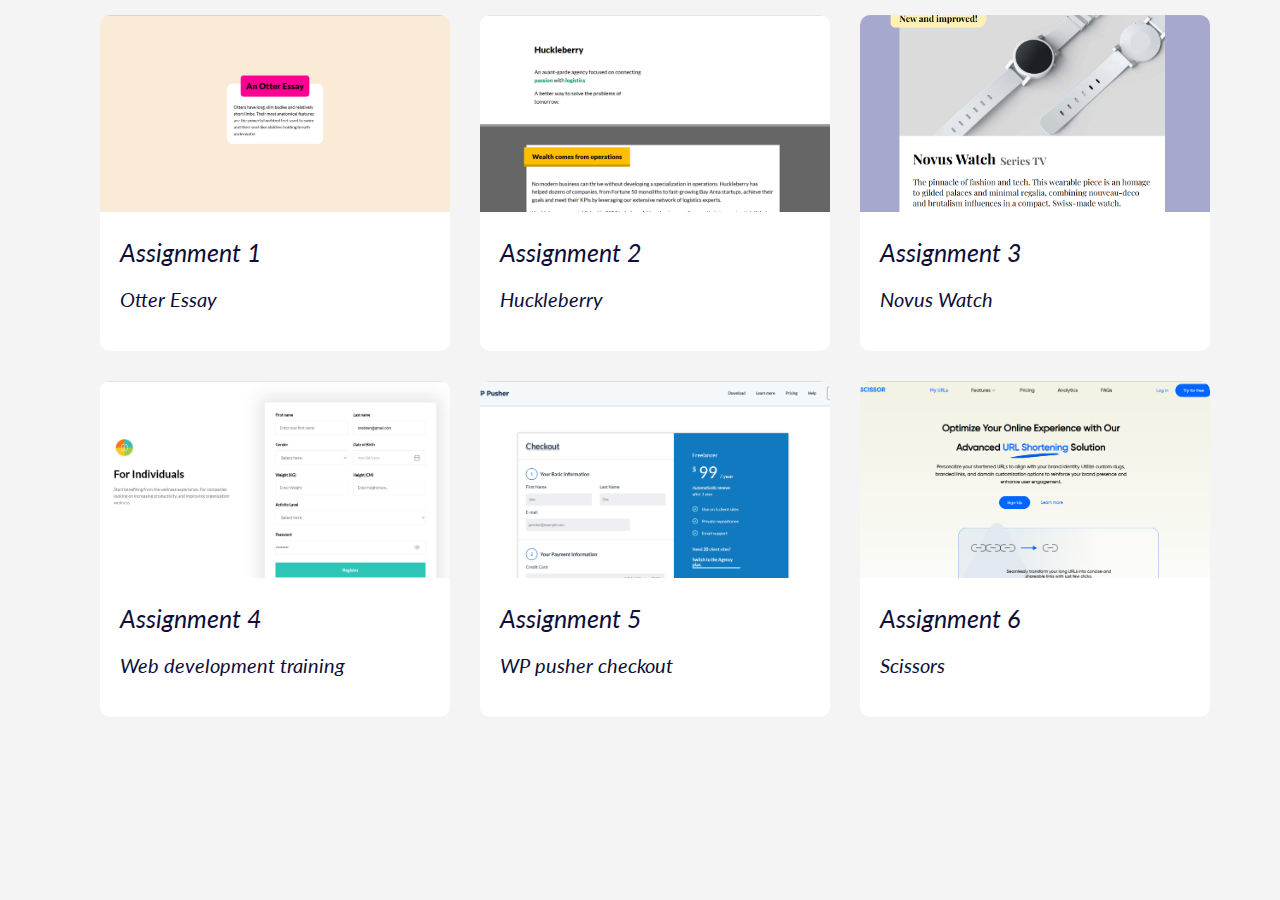
<file: index.html>
<!DOCTYPE html>
<html lang="en">
<head>
    <meta charset="UTF-8">
    <meta name="viewport" content="width=device-width, initial-scale=1.0">
    <title>Emmanuel</title>
    <link rel="stylesheet" href="style.css">
    <link rel="preconnect" href="https://fonts.googleapis.com">
    <link rel="preconnect" href="https://fonts.gstatic.com" crossorigin>
    <link href="https://fonts.googleapis.com/css2?family=Lato:ital,wght@0,100;0,300;0,400;0,700;0,900;1,100;1,300;1,400;1,700;1,900&display=swap" rel="stylesheet">
    <link rel="stylesheet" href="https://cdnjs.cloudflare.com/ajax/libs/font-awesome/6.7.2/css/all.min.css" integrity="sha512-Evv84Mr4kqVGRNSgIGL/F/aIDqQb7xQ2vcrdIwxfjThSH8CSR7PBEakCr51Ck+w+/U6swU2Im1vVX0SVk9ABhg==" crossorigin="anonymous" referrerpolicy="no-referrer" />
</head>
<body>
   



                <div class="project-wrapper">
                        
                        <div class="project">
                            <a href="./Assignment 1 (An Otter Essay)/index.html">
                                <img src="./images/otter.png" alt="">
                                <div>
                                    <p>Assignment 1</p>
                                    <p class="p-name">Otter Essay </p>   
                                </div>
                                 
                            </a>
                        </div>
                    
                
                    
                        <div class="project">
                            <a href="./Assignment 2 (Huckleberry)/index.html">
                            <img src="./images/Huckleberry.png" alt="">
                            <div>
                                <p>Assignment 2</p>
                                <p class="p-name">Huckleberry </p>       
                            </div>
                                
                            </a>
                        </div>
                    
                                
                    
                        <div class="project">
                            <a href="./Assignment 3 (Novus Watch)/index.html">
                                <img src="./images/Novus.png" alt="">
                                <div>
                                    <p>Assignment 3</p>
                                    <p class="p-name">Novus Watch </p>    
                                </div>
                                
                            </a>
                        </div>
                    

                        <div class="project">
                            <a href="./Assignment 4 (Web Development training)/index.html">
                                <img src="./images/Web.png" alt="">
                                <div>
                                    <p>Assignment 4</p>
                                    <p class="p-name">Web development training </p>    
                                </div>
                                
                            </a> 
                        </div>
                    

                    
                        <div class="project">
                            <a href="./Assignment 5 (WP Pusher)/index.html">
                                <img src="./images/Pusher.png" alt="">
                                <div>
                                    <p>Assignment 5</p>
                                    <p class="p-name">WP pusher checkout </p>  
                                </div>
                                
                            </a> 
                        </div>

                        <div class="project">
                            <a href="./Assignment 6 (Scissors)/index.html">
                                <img src="./images/Scissors.png" alt="">
                                <div>
                                    <p>Assignment 6</p>
                                    <p class="p-name">Scissors </p>    
                                </div>
                                
                            </a>
                        </div>
                    

                </div>
            </div>



                



            </div>
        </div>
    </div>
   
    
    
</body>
</html>
</file>
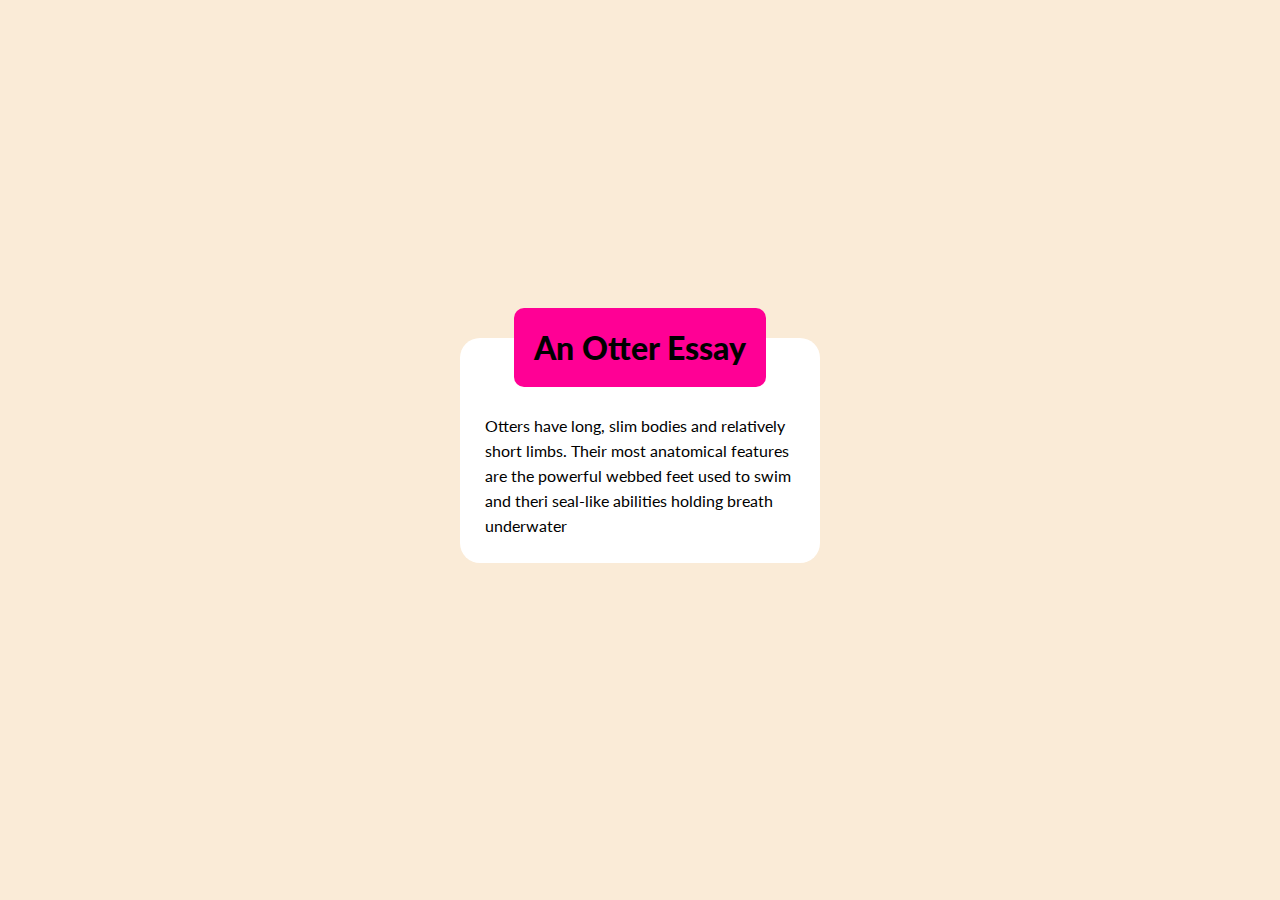
<file: Assignment 1 (An Otter Essay)/index.html>
<!DOCTYPE html>
<html lang="en">
<head>
    <meta charset="UTF-8">
    <meta name="viewport" content="width=device-width, initial-scale=1.0">
    <title>Otter Essay</title>
    <link rel="stylesheet" href="style.css">
    <link rel="preconnect" href="https://fonts.googleapis.com">
    <link rel="preconnect" href="https://fonts.gstatic.com" crossorigin>
    <link href="https://fonts.googleapis.com/css2?family=Lato:ital,wght@0,100;0,300;0,400;0,700;0,900;1,100;1,300;1,400;1,700;1,900&display=swap" rel="stylesheet">
</head>
<body>
    <div class="container">
        <div class="shell">
            <div class="head-flex">
                <div class="head">
                    <h1>
                        An Otter Essay
                    </h1>
                </div>
            </div>

            <div>
                <p>
                    Otters have long, slim bodies and relatively short limbs. Their most anatomical features are the powerful webbed feet used to swim and theri seal-like abilities holding breath underwater
                </p>
            </div>
        </div>
    </div>
</body>
</html>
</file>
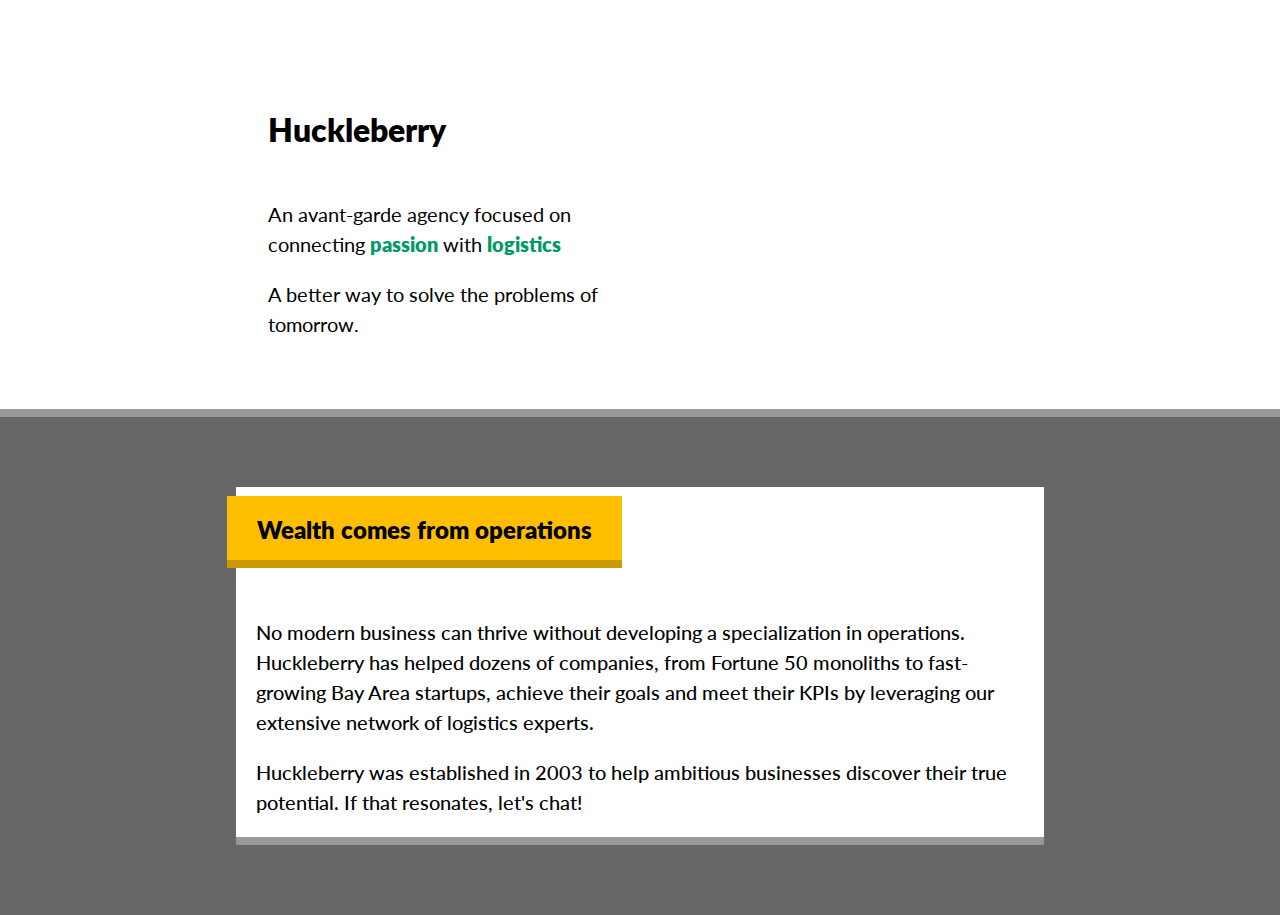
<file: Assignment 2 (Huckleberry)/index.html>
<!DOCTYPE html>
<html lang="en">
<head>
    <meta charset="UTF-8">
    <meta name="viewport" content="width=device-width, initial-scale=1.0">
    <title>Huckleberry</title>
    <link rel="stylesheet" href="style.css">
    <link rel="preconnect" href="https://fonts.googleapis.com">
<link rel="preconnect" href="https://fonts.gstatic.com" crossorigin>
<link href="https://fonts.googleapis.com/css2?family=Lato:ital,wght@0,100;0,300;0,400;0,700;0,900;1,100;1,300;1,400;1,700;1,900&display=swap" rel="stylesheet">
</head>
<body>
    <div class="top-layer">
        <div class="top-child">
            <div class="p-container">
                <h1 class="headerthick">
                    Huckleberry
                </h1>
                <p>
                    An avant-garde agency focused on connecting <span>passion</span>  with <span>logistics</span>
                </p>
                <p>
                    A better way to solve the problems of tomorrow.
                </p>
            </div> 
        </div>

    </div>

    <div class="bottom-layer">
        <div class="bottom-child">
            <div>
                <div class="yellow-card">
                    <p>
                        Wealth comes from operations
                    </p>
                </div>
                <p>
                    No modern business can thrive without developing a specialization in operations. Huckleberry has helped dozens of companies, from Fortune 50 monoliths to fast-growing Bay Area startups, achieve their goals and meet their KPIs by leveraging our extensive network of logistics experts.
                </p>
                <p>
                    Huckleberry was established in 2003 to help ambitious businesses discover their true potential. If that resonates, let's chat!
                </p>
            </div>
        </div>
    </div>
</body>
</html>
</file>
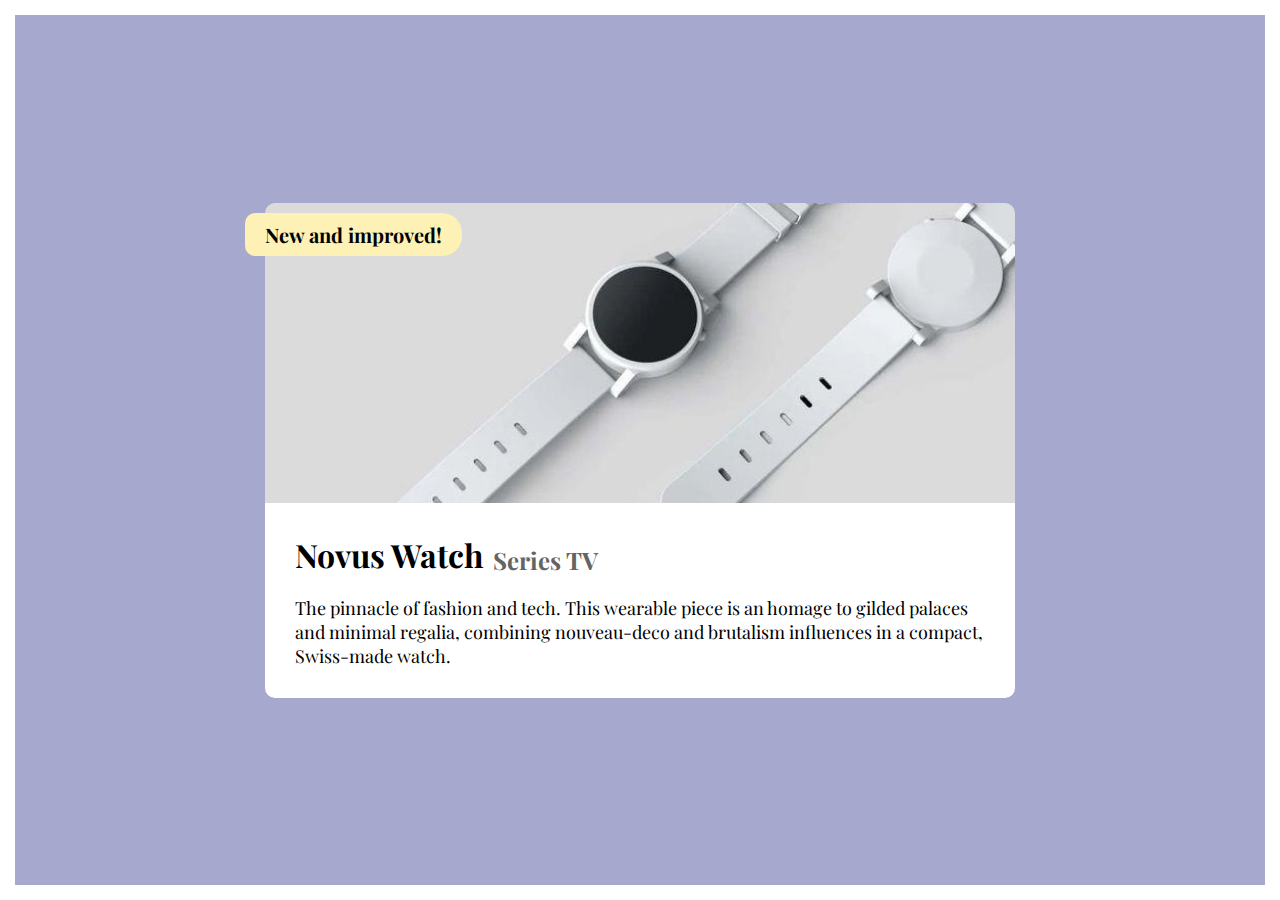
<file: Assignment 3 (Novus Watch)/index.html>
<!DOCTYPE html>
<html lang="en">
<head>
    <meta charset="UTF-8">
    <meta name="viewport" content="width=device-width, initial-scale=1.0">
    <title>Novus Watch</title>
    <link rel="stylesheet" href="style.css">
    <link rel="preconnect" href="https://fonts.googleapis.com">
    <link rel="preconnect" href="https://fonts.gstatic.com" crossorigin>
    <link href="https://fonts.googleapis.com/css2?family=Playfair+Display:ital,wght@0,400..900;1,400..900&display=swap" rel="stylesheet">

</head>
<body>
    <div class="container">

        <div class="shell">
            <div class="floater">
                <p>New and improved!</p>
            </div>
            <div class="core">
                <img src="./images/watch.png" alt="">
                <div class="text-box">
                    <div class="h-box">
                        <h1>
                            Novus Watch
                        </h1>
                        <h2>
                            Series TV
                        </h2>
                    </div>
                    <p>
                        The pinnacle of fashion and tech. This wearable piece is an homage to gilded palaces and minimal regalia, combining nouveau-deco and brutalism influences in a compact, Swiss-made watch.
                    </p>
                </div>
            </div>
            


        </div>

    </div>
</body>
</html>
</file>
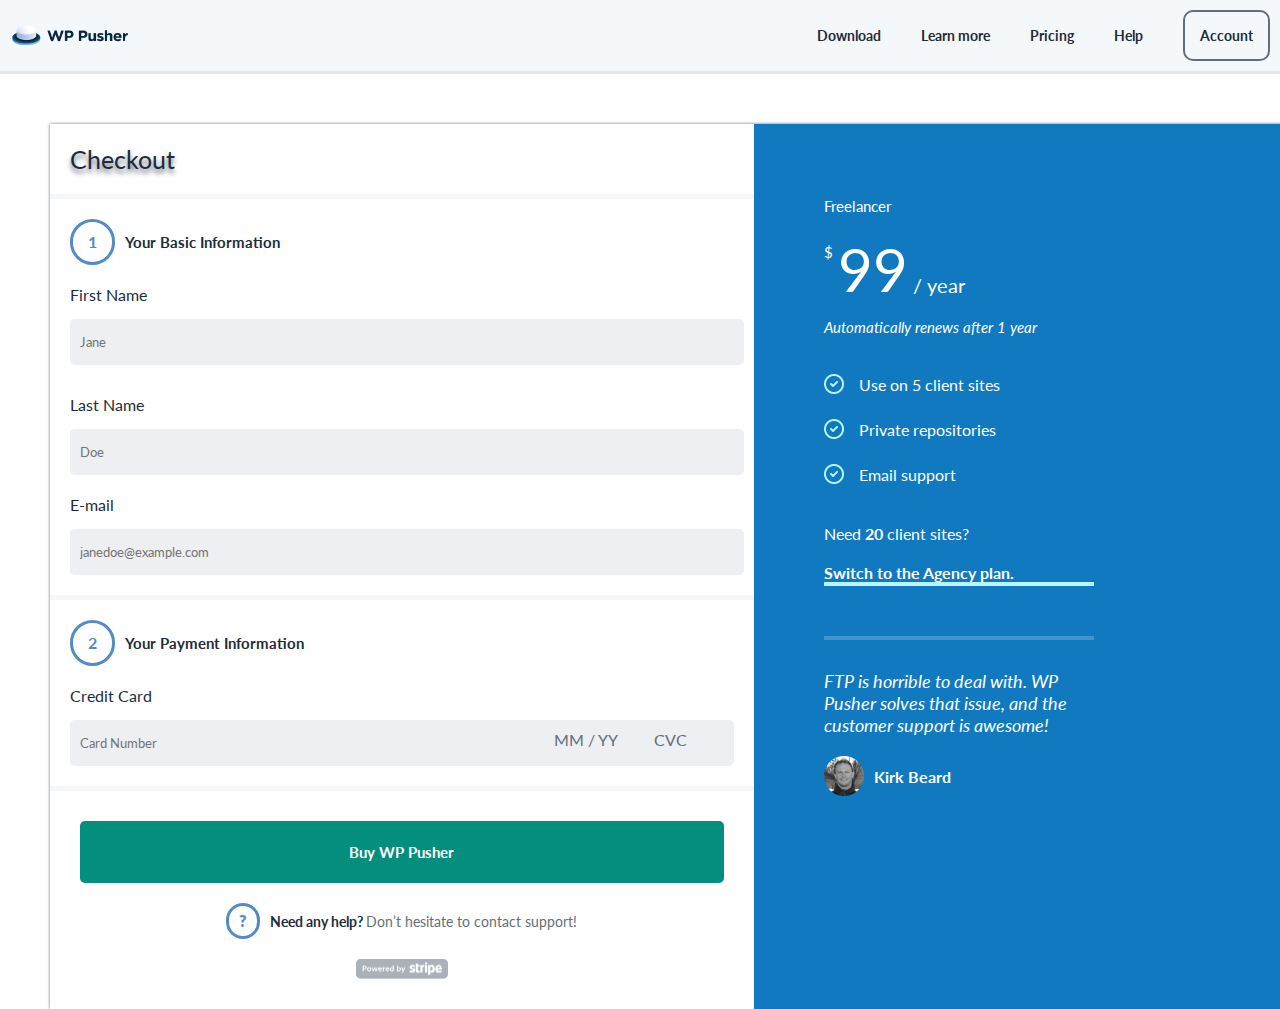
<file: Assignment 5 (WP Pusher)/index.html>
<!DOCTYPE html>
<html lang="en">
<head>
    <meta charset="UTF-8">
    <meta name="viewport" content="width=device-width, initial-scale=1.0">
    <title>Wp pusher checkout</title>
    <link rel="stylesheet" href="style.css">
    <link rel="preconnect" href="https://fonts.googleapis.com">
<link rel="preconnect" href="https://fonts.gstatic.com" crossorigin>
<link href="https://fonts.googleapis.com/css2?family=Lato:ital,wght@0,100;0,300;0,400;0,700;0,900;1,100;1,300;1,400;1,700;1,900&display=swap" rel="stylesheet">
<link rel="stylesheet" href="https://cdnjs.cloudflare.com/ajax/libs/font-awesome/6.7.2/css/all.min.css" integrity="sha512-Evv84Mr4kqVGRNSgIGL/F/aIDqQb7xQ2vcrdIwxfjThSH8CSR7PBEakCr51Ck+w+/U6swU2Im1vVX0SVk9ABhg==" crossorigin="anonymous" referrerpolicy="no-referrer" />
</head>
<body>
    <div>
        <nav class="head">
            <div class="logo-nav">
                <img src="./images/logo.png" alt="">
            </div>
            <div class="right-nav">
                <ul>
                    <li>
                        <a href="">Download</a>
                    </li>
                </ul>
                <ul>
                    <li>
                        <a href="">Learn more</a>
                    </li>
                </ul>
                <ul>
                    <li>
                        <a href="">Pricing</a>
                    </li>
                </ul>
                <ul>
                    <li>
                        <a href="">Help</a>
                    </li>
                </ul>
                <ul>
                    <li>
                        <button href="">Account</button >
                    </li>
                </ul>

            </div>
            <div class="hidden-nav">
                <i class="fa-solid fa-bars"></i>
            </div>
        </nav>

        <div class="page-container">
            <div class="page-body">
                <div class="left-side">
                    <div class="info-div">
                        <h2>Checkout</h2>
                    </div>
                    <div class="info-div">
                        <div class="line1">
                            <div class="blue-number">1</div>
                            <p>Your Basic Information</p>
                            
                        </div>
                        <div class="line2">
                            <div>
                                <label for="First-name">First Name</label>
                                <input type="text" id="First-name" placeholder="Jane">
                            </div>
                            <div>
                                <label for="Last-Name">Last Name</label>
                                <input type="text" id="Last-Name" placeholder="Doe">
                            </div>
                        </div>
                        <div class="line2 line3">
                            <div>
                                <label for="E-mail">E-mail</label>
                                <input type="text" id="E-mail" placeholder="janedoe@example.com">
                            </div>
                        </div>
                        

                    </div>
                    <div class="info-div">
                        <div class="line1">
                            <div class="blue-number">2</div>
                            <p>Your Payment Information</p>
                            
                        </div>
                        <div class="line2 line4">
                            <div>
                                <label for="Credi-Card">Credit Card</label>
                                <div class="input-card">
                                    <input type="text" id="Credi-Card" placeholder="Card Number">
                                    <div class="Credit-Card-info mmpos">
                                        <p>MM / YY</p>
                                    </div>
                                    <div class="Credit-Card-info cvcpos">
                                        <p>CVC</p>
                                    </div>

                                </div>
                            </div>
                        </div>
                        

                    </div>

                    <div class="line5">
                        <button>Buy WP Pusher</button>
                        <div class="qn">
                            <div class="blue-number blue-question">?</div>
                            <p><span>Need any help? </span>Don’t hesitate to contact support!</p>

                        </div>
                        <img src="./images/stripe.png" alt="">

                    </div>

                </div>
                <div class="right-side">
                    <p class="title">Freelancer</p>
                    <div class="price-container">
                        <p class="dollar">&dollar;</p>
                        <p class="price-num">99</p>
                        <p class="year"> / year</p>
                    </div>
                    <p class="instr">Automatically renews after 1 year</p>

                    <div class="tick-space">
                        <div class="tick-line">
                            <img src="./images/checkmark.png" alt="">
                            <p>Use on 5 client sites</p>
                        </div>
                        <div class="tick-line">
                            <img src="./images/checkmark.png" alt="">
                            <p>Private repositories</p>
                        </div>
                        <div class="tick-line">
                            <img src="./images/checkmark.png" alt="">
                            <p>Email support</p>
                        </div>
                    </div>

                    <div class="pitch-contain">
                        <div>
                            <p class="pitch">Need <span>20</span> client sites?</p>
                            <p class="pitch-deck">Switch to the Agency plan.</p>
                        </div>
                    </div>

                    <div class="desc-contain">
                        <p class="desc-p">
                            FTP is horrible to deal with. WP Pusher solves that issue, and the customer support is awesome!
                        </p>
                        <div class="profile">
                            <img src="./images/Profileimg.png" alt="">
                            <p>Kirk Beard</p>
                        </div>

                    </div>

                </div>
            </div>

        </div>
    </div>
    
</body>
</html>
</file>
<file: style.css>
*{
    margin: 0;
    padding: 0;
    font-family: "Lato", sans-serif;
}
body{
    background-color: #f4f4f4;
}
.container{
    display: flex;
    width: 100%;
    justify-content: center;
    align-items: center;
    box-sizing: border-box;
    overflow-x: hidden;
}

.details {
    display: flex;
    flex-direction: column;
    /* justify-content: center; */
    align-items: center;
    padding: 20px; /* Ensure padding is consistent */
    width: 200px; 
    gap: 20px;
    font-size: 20px;
    font-weight: 700;
    background-color: #0e0e39;

}

.details img{
    width: 150px;
    border-radius: 100%;
    border: 4px solid #FFFFFF;
    margin-bottom: 20px;

}

.details p{
    color: #FFFFFF;
    text-align: center;

}
.link-parent{
    padding: 40px;
    flex: 1;
    display: flex;
    flex-direction: column;
    gap: 30px;
    margin-top: 30px;
    align-items: center;
}
.project-head{
    font-size: 30px;
    font-weight: 300;
}
.project-wrapper{
    padding: 15px;
    width: 100%;
    font-style: italic;
    display: flex;
    flex-direction: row;
    flex-wrap: wrap;
    justify-content: center;
    align-items: center;
    gap: 30px;
    margin-bottom: 40px;
}

.parent{
    display: flex;
    justify-content: space-between;
    width: 100%;
    min-height: 100vh;
    /* align-items: start; */

}

.git-link a{
    color: #FFFFFF;
    text-decoration: none;
    background-color: #0e0e39;
    border: 2px solid #FFFFFF;
    font-size: 15px;
    font-weight: 400;
    padding: 15px;
    margin-top: 30px;
    border-radius: 5px;

}

.git-link a:hover{
    color: #0e0e39;
    background-color: #FFFFFF;
    transition: 0.5s;
}


.name{
    font-size: 20px;
}
.det-p{
    font-size: 15px;
    font-weight: 300;
}
.project{
    background-color: #FFFFFF;
    display: flex;
    flex-direction: column;
    border-radius: 10px;
    overflow: hidden;
}
.project:hover{
    box-shadow: 0px 3px 30px #0e0e3934;
}
.project img{
    width: 350px;
    height: auto;
    object-fit: cover;
    aspect-ratio: 16 / 9;
}
.project a{
    text-decoration: none;
    color: #0e0e39;
    font-size: 25px;
}
.project a div{
    display: flex;
    flex-direction: column;
    gap: 20px;
    padding: 20px;
    padding-bottom: 40px;
}
.p-name{
    font-size: 20px;
}
.Header-text{
    background-color: #0e0e39;
    font-size: 30px;
    color: #FFFFFF;
    padding: 20px;
    border-radius: 5px;
}
.details i{
    color: #FFFFFF;
}

.detail-links{
    display: flex;
    flex-direction: column;
    justify-content: left;
    align-items: start;
    gap: 10px;
    padding-left: 60px;
    margin: 30px 0px;
    width: 100%;
}

@media only screen and (max-width: 768px){
    .parent{
        flex-direction: column;
        width: 100%;
    }
    .project img{
        width: 100%;
    }
    .details{
         width: 90%;
        margin: 0 auto;
        padding-bottom: 100px;
    }
    .project-wrapper{
        padding: 0px;
    }
    .link-parent{
        padding: 10px;
    }

    .Header-text{
        font-size: 30px;
        color: #FFFFFF;
        padding: 15px;
        border-radius: 3px;
        font-weight: 300;
    }
    .det-p{
        text-align: center;
    }
    .name{
        text-align: center;
    }
    .detail-links{
        flex-direction: row;
        justify-content: center;
        align-items: start;
        gap: 10px;
        padding-left: 0px;
        margin: 20px 0px;
        width: 100%;
    }
}
</file>
<file: Assignment 1 (An Otter Essay)/style.css>
*{
    font-family: "Lato", sans-serif;
    margin: 0;
    padding: 0;
}
html{
    background-color: antiquewhite;
}
.container{
    display: flex;
    justify-content: center;
    align-items: center;
    min-height: 100vh;
    width: 100vw;
    overflow-x: hidden;
    
}
.shell {
    width:310px;
    background-color: white;
    padding: 25px;
    position: relative;
    border-radius: 20px;

}
.shell p{
    margin-top: 50px;
    line-height: 25px;
}
.shell h1{
    text-align: center;
    font-weight: 900;
}
.head{
    background-color: #ff0095;
    border-radius: 10px;
    padding: 20px;
    
}
.head-flex{
    width:310px;
    display: flex;
    justify-content: center;
    align-items: center;
    top: -30px;
    position: absolute;
}

@media only screen and (max-width: 360px){
    .shell{
        width: 100%;
    }
    .head-flex{
        width: 100%;
        box-sizing: border-box;
        left: 0;
        justify-content: start;
    }
    .head{width: 100%;}
    .head h1{
        font-size: 30px;
    }


}

@media only screen and (max-width: 256px){
 .head-flex{
    top: -60px;
 }


}
</file>
<file: Assignment 2 (Huckleberry)/style.css>
*{
    font-family: "Lato", sans-serif;
    margin: 0;
    padding: 0;
}
.top-layer{
    margin-top: 110px;
    display: flex;
    justify-content: center;
    align-items: center;
    margin-bottom: 70px;

    
}

.p-container{
    margin-left: 25px;
    width: 400px;
}

.top-child{
    width: 62%;
}

.headerthick{
    font-size: 32px;
    margin-bottom: 50px;
    font-weight: 800;
}

 p{
    font-weight: 400;
    font-size: 20px;
    line-height: 30px;
    margin-top: 20px;

}

.top-layer span{
    color: #009966;
    font-weight: 800;
}

.bottom-layer{
    background-color: #666666;
    border-top: 8px solid #999999;
    display: flex;
    justify-content: center;
    align-items: center;
    width: 100%;
    
}

.bottom-child{
    width: 60%;
    background-color: #FFFFFF;
    padding: 20px;
    padding-top: 110px;
    margin: 70px 0px;
    border-bottom: 8px solid #999999 ;
    position: relative;
   
}

.bottom-child p {
    font-weight: 500;
}

.yellow-card{
    position: absolute;
    top: 9px;
    left: -9px;
    background-color: #FFBF00;
    padding: 0px 30px 15px 30px;
    border-bottom: 8px solid #CC9900;
}
.yellow-card p{
    font-weight: 800;
    line-height: 28.8px;
    font-size: 24px;
}

@media only screen and (max-width: 768px){
    
        .top-child{
            width: 100%;
        }
        .bottom-child{
            width: 100%;
        }
    
    
}

@media only screen and (max-width: 392px){
    .p-container{
        margin-left: 25px;
        width: 350px;
    }
    .yellow-card{
        /* width: 350px; */
        /* padding: 0px 0px 15px 30px; */
    }
    .yellow-card p{
        width: 300px;
    }
    


}


@media only screen and (max-width: 352px){
    .p-container{
        margin-left: 25px;
        width: 90%;
    }
    .yellow-card{
        /* width: 350px; */
        /* padding: 0px 0px 15px 30px; */
    }
    .yellow-card p{
        width: 90%;
    }
    


}
</file>
<file: Assignment 3 (Novus Watch)/style.css>
*{
    font-family: "Playfair Display", serif;
    margin:0;
    padding:0;
}
html{
    background-color: #a7a8cd;
}
.container{
    display: flex;
    justify-content: center;
    align-items: center;
    min-height: 100vh;
    width: 100vw;
    overflow-x: hidden;
    border: 15px solid #ffffff;
    box-sizing: border-box;
    
}

.shell{
    width: 40%;
    position: relative;
}

.core{
    overflow: hidden; 
    border-radius: 10px;
    display: flex;
    flex-direction: column;
}
.shell img{
    width: 100%;
    height: 300px;
    object-fit: cover;
}



.text-box{
    background-color: #ffffff;
    box-sizing: border-box;
    width: 100%;
    padding: 30px;
}

.text-box p{
    font-size: 18px;
}

.text-box h2{
    color: #646464;
}

.h-box{
    margin-bottom: 20px;
    display: flex;
    align-items: end;
    gap: 10px;
}
.floater{
    background-color: #fdf1b5;
    padding: 8px 20px;
    font-size: 20px;
    font-weight: bolder;
    border-radius: 10px 20px 20px 10px;
    position: absolute;
    left:-20px;
    top:10px;
}
@media only screen and (max-width: 1280px){
    .shell{width: 60%;}
}
@media only screen and (max-width: 768px){
    .shell{width: 80%;}
    .h-box{flex-direction: column;
        align-items: start;
    }
}
@media only screen and (max-width: 360px){
    .shell{width: 100%;}
    .container{border: 5px solid #ffffff;}
}
</file>
<file: Assignment 5 (WP Pusher)/style.css>
*{
    font-family: "Lato", sans-serif;
    margin: 0;
    padding: 0;
    color: #1D2C3C;
}
body{
    background-color: #F5F8FA;
}

.head{
    padding: 20px;
    display: flex;
    justify-content: space-between;
    align-items: center;
    border-bottom: 5px solid #E0E6EA;
}

.logo-nav{
    width: 200px;
    height: 39px;
    object-fit: contain;
}
.right-nav{
    display: flex;
    justify-content: space-around;
    align-items: center;
    gap: 40px;
}
.Credit-Card-info{
    display: flex;
    flex-direction: row;
    width: 300px;
    position: absolute;

}

.input-card{
    position: relative;
}
.mmpos{
    right: -150px;
    top: 10px;
}

.cvcpos{
    right: -250px;
    top: 10px;
}

.Credit-Card-info p{
    color: #646E7A;

}

.hidden-nav{
    display: none;
}
.right-nav ul,.right-nav a,.right-nav button{
    list-style: none;
    text-decoration: none;
    color: #1D2C3C;
    font-weight: 700;
    font-size: 14px;
    line-height: 17px;
}
.right-nav button{
    background: none;
    outline: none;
    border: 2px solid #646E7A;
    padding: 15px;
    border-radius: 10px;
}
.page-container{
    background-color: #ffffff;
    padding: 100px 250px;
}
.page-body{
    display: flex;
    box-shadow: 0px 0px 5px 0px #646E7A;

}
.info-div{
    padding: 30px;
    border-bottom: 5px solid #F5F7FA;
}
.info-div h2{
    font-size: 30px;
    font-weight: 400;
    text-shadow: 0px 4px 5px #646E7A;
}

.left-side{
    width: 60%;
}
.blue-number{
    color: #548BC5;
    font-size: 16px;
    line-height: 20px;
    font-weight: 700;
    border: 3px solid #548BC5;
    padding: 10px 15px;
    border-radius: 30px;
}

.line1{
    display: flex;
    align-items: center;
    gap: 10px;
}
.line1 p{
    font-size: 18px;
    font-weight: 700;
    line-height: 22px;
}
.line2{
    display: flex;
    width: 100%;
    gap: 30px;
    margin-top: 15px;
}
.line2 div{
    display: flex;
    flex-direction: column;
    gap:15px;
}
.line2 input{
    width: 227px;
    background-color: #EDEFF2;
    padding: 15px 10px;
    border: none;
    border-radius: 5px;
}
.line3 input{
    width: 370px;
}
.line4 input{
    width: 500px;
}
.line5{
    padding: 30px;
    display: flex;
    justify-content: center;
    align-items: center;
    flex-direction: column;
    gap: 20px;
}
.line5 p{
    text-align: left;
    width: 90%;
    font-weight: 400;
    font-size: 14px;
    color: #646E7A;
}
.line5 span{
    font-weight: 700;
    color: #1D2C3C;
}
.line5 button{
    width: 100%;
    border: 0;
    padding: 20px;
    border-radius: 5px;
    background-color: #038E7D;
    font-weight: 700;
    font-size: 18px;
    line-height: 22px;
    color: #ffffff;
}
.line5 img{
    width: 92px;
    height: 20px;
}
.qn{
    display: flex;
    gap: 10px;
    align-items: center;
}
.blue-question{
    color: #548BC5;
    font-size: 16px;
    font-weight: 800;
    padding: 5px 10px;
    border-radius: 30px;
}

.right-side{
    background-color: #1179BF;
    min-height: 80vh;
    width: 40%;
    padding: 70px;
    color: #ffffff;
}
.right-side p{
    color: #ffffff;
}
.title{
    font-size: 20px;
    line-height: 24px;
    margin-bottom: 15px;

}
.dollar{
    font-size: 24px;
    margin-top: 10px;
}
.price-container{
    font-size: 20px;
    display: flex;
    gap: 10px;
}
.price-num{
    font-size: 60px;
}
.year{
    padding-top: 40px;
}
.instr{
    font-size: 16px;
    margin-top: 10px;
    line-height: 24px;
    font-weight: 400;
    width: 60%;
    font-style: italic;
}
.tick-line{
    display: flex;
    gap: 15px;
    align-items: center;
}
.tick-line img{
    width: 20px;

}
.tick-space{
    margin-top: 35px;
    display: flex;
    flex-direction: column;
    gap:25px
}

.pitch{
    margin-top: 40px;
    font-size: 16px;
    font-weight: 400;
}
.pitch span{
    font-size: 16px;
    color: #ffffff;
    font-weight: 700;
}

.pitch-deck{
    font-weight: 700;
    margin-top: 20px;
    border-bottom: 4px solid #B9F5FF;
    width: 62%;

}

.desc-contain{
    padding-top:30px;
    border-top: 4px solid #4194CC;
    margin-top: 50px;
    width: 62%;
}
.desc-p{
    font-size: 18px;
    font-style: italic;
}
.profile{
    display: flex;
    align-items: center;
    gap: 10px;
    margin-top: 20px;
}
.profile img{
    width: 40px;
}
.profile p{
    font-size: 16px;
    font-weight: 700;
}



@media (max-width:1360px) {
    
    .head{
        padding: 10px;
        border-bottom: 3px solid #E0E6EA;
    }

    .logo-nav img{
        width: 120px;
        height: 39px;
        object-fit: contain;
    }

    .page-container{
        background-color: #ffffff;
        padding: 50px 50px;
        padding-bottom: 0;
        width: 100vw;
        overflow: hidden;
    }
    .page-body{
        box-shadow: 0px 0px 3px 0px #646E7A;

    }
    .info-div{
        padding: 20px;
        border-bottom: 5px solid #F5F7FA;
    }
    .info-div h2{
        font-size: 25px;
        text-shadow: 0px 4px 5px #646E7A;
    }

    .left-side{
        width: 100%;
    }

    .line1 p{
        font-size: 15px;
    }
    .line2{
        flex-direction: column;
        width: 100%;
        margin-top: 20px;
    }
    .line2 div,.line4  div{
        flex-direction: column;
        margin-right: 10px;

    }
    .line2 input,.line3 input,.line4 input{
        width: 100%;
    }

    .line5 button{
        font-size: 15px;
    }


    .right-side{
        width: 62%;
    }
    .title{
        font-size: 15px;
    }
    .dollar{
        font-size: 15px;
        margin-top: 10px;
    }
    .price-container{
        gap: 5px;
    }
    .price-num{
        font-size: 60px;
    }
    .year{
        padding-top: 40px;
    }
    .instr{
        font-size: 15px;
        width: 100%;
    }


    .desc-contain{
        padding-top:30px;
        border-top: 4px solid #4194CC;
        margin-top: 50px;
        width: 62%;
    }
    
}

@media (max-width:758px) {
    
    .head{
        padding: 10px;
        border-bottom: 3px solid #E0E6EA;
    }

    .logo-nav img{
        width: 120px;
        height: 39px;
        object-fit: contain;
    }
    .right-nav{
        display: none;
    }
    .hidden-nav{
        display: inline;
    }

    .page-container{
        background-color: #ffffff;
        padding: 50px 0px;
        padding-bottom: 0;
        width: 100vw;
        overflow: hidden;
    }
    .page-body{
        flex-direction: column;
        box-shadow: 0px 0px 3px 0px #646E7A;

    }
    .info-div{
        padding: 20px;
        border-bottom: 5px solid #F5F7FA;
    }
    .info-div h2{
        font-size: 25px;
        text-shadow: 0px 4px 5px #646E7A;
    }

    .left-side{
        width: 100%;
    }

    .line1 p{
        font-size: 15px;
    }
    .line2{
        flex-direction: column;
        width: 100%;
        margin-top: 20px;
    }
    .line2 div,.line4  div{
        flex-direction: column;
        margin-right: 10px;

    }
    .line2 input,.line3 input,.line4 input{
        width: 100%;
    }

    .line5 button{
        font-size: 15px;
    }


    .right-side{
        width: 100%;
    }
    .title{
        font-size: 15px;
    }
    .dollar{
        font-size: 15px;
        margin-top: 10px;
    }
    .price-container{
        gap: 5px;
    }
    .price-num{
        font-size: 60px;
    }
    .year{
        padding-top: 40px;
    }
    .instr{
        font-size: 15px;
        width: 100%;
    }


    .desc-contain{
        padding-top:30px;
        border-top: 4px solid #4194CC;
        margin-top: 50px;
        width: 62%;
    }
    
}
</file>
